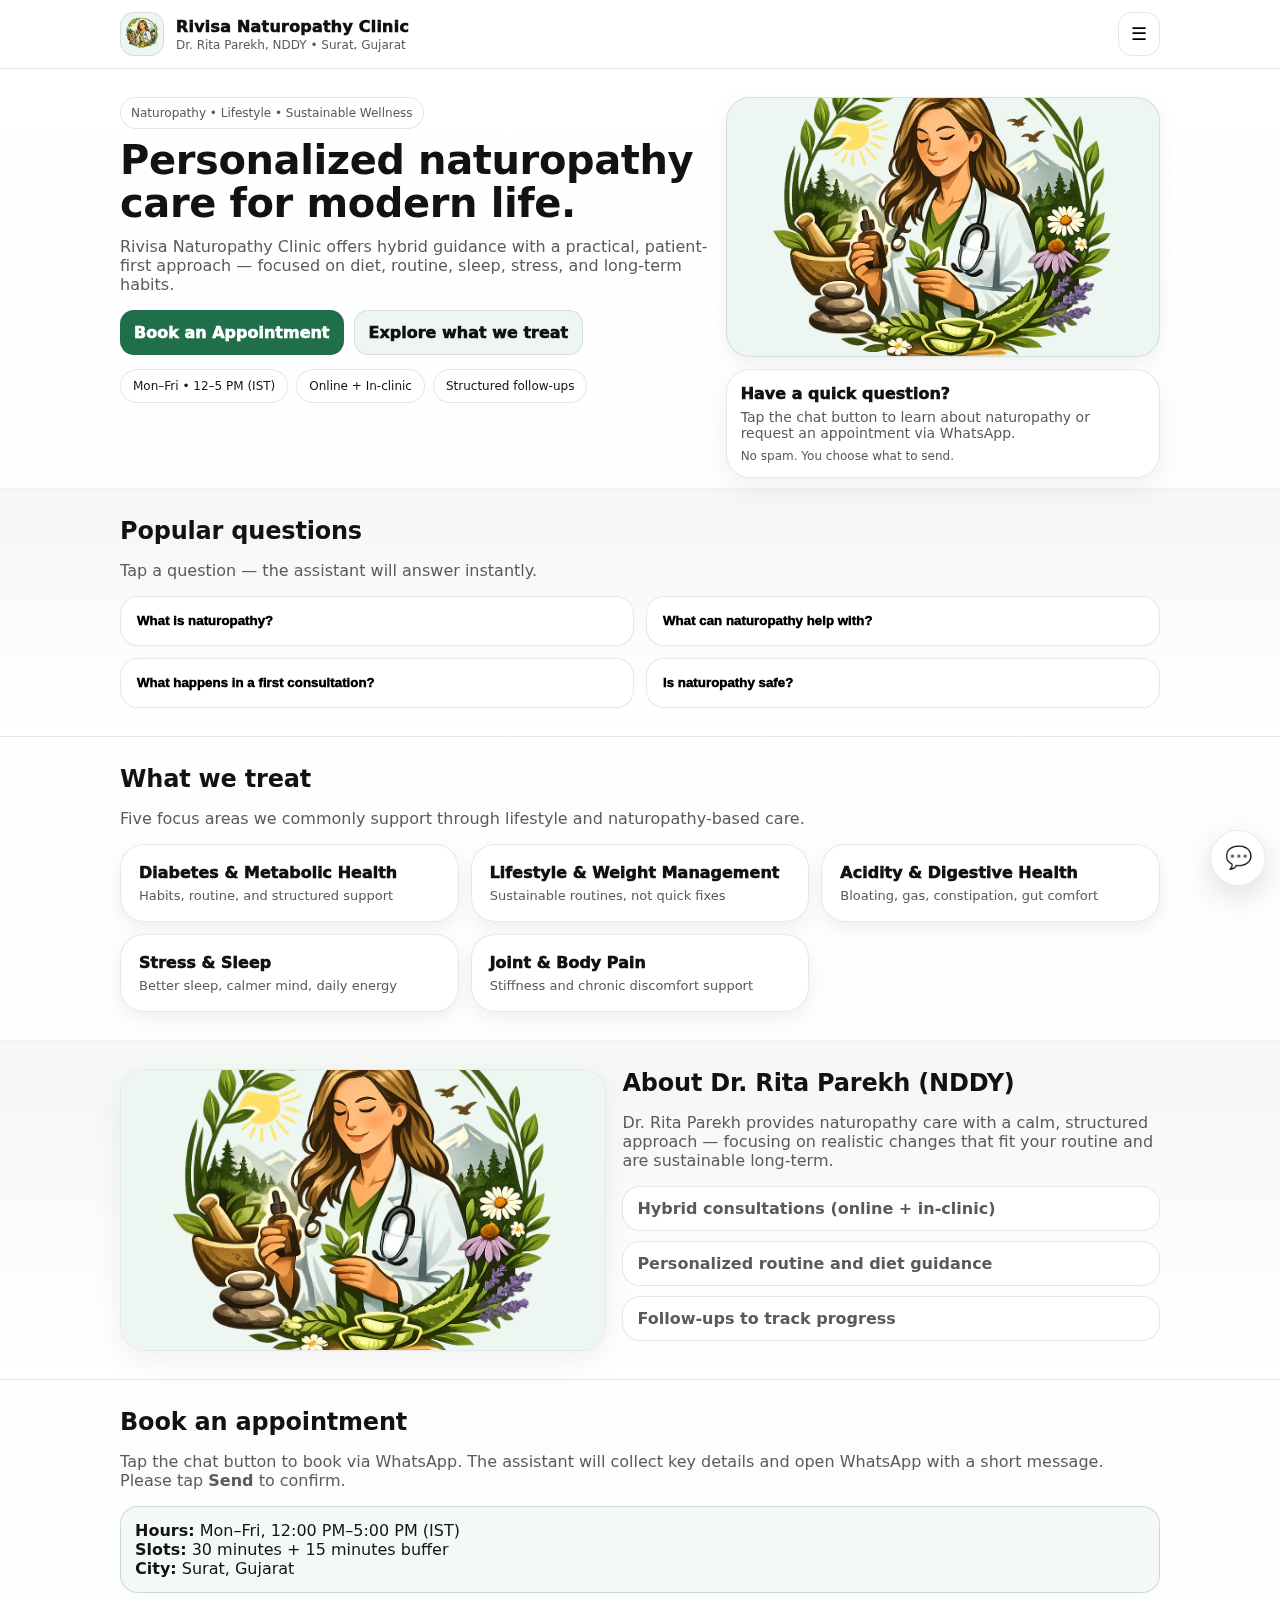
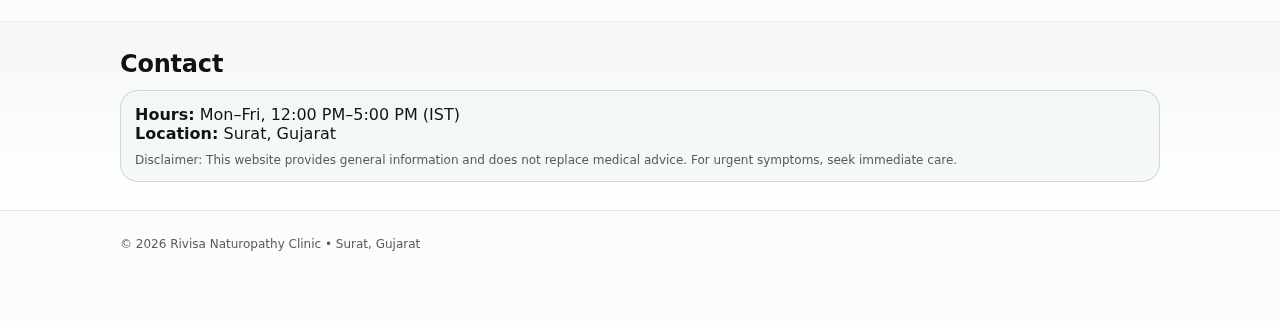
<file: index.html>
<!doctype html>
<html lang="en">
<head>
  <meta charset="utf-8" />
  <meta name="viewport" content="width=device-width, initial-scale=1" />
  <title>Rivisa Naturopathy Clinic | Dr. Rita Parekh, NDDY</title>
  <meta name="description" content="Rivisa Naturopathy Clinic in Surat, Gujarat — Dr. Rita Parekh (NDDY). Hybrid naturopathy consultations." />
  <link rel="stylesheet" href="styles.css" />
</head>

<body>
  <header class="topbar">
    <div class="container topbar-inner">
      <a class="brand" href="index.html" aria-label="Rivisa Naturopathy Clinic">
        <div class="brand-mark brand-logo">
          <img src="assets/doctor.png" alt="Rivisa logo" />
        </div>
        <div>
          <div class="brand-name">Rivisa Naturopathy Clinic</div>
          <div class="brand-sub">Dr. Rita Parekh, NDDY • Surat, Gujarat</div>
        </div>
      </a>

      <button class="menu-btn" id="menuBtn" aria-label="Open menu">☰</button>
    </div>

    <nav class="menu" id="menu" aria-label="Site menu">
      <a href="#about">About</a>
      <a href="#popular">Popular Questions</a>
      <a href="#pillars">What We Treat</a>
      <a href="#book">Book an Appointment</a>
      <a href="#contact">Contact</a>
    </nav>
  </header>

  <main>
    <section class="hero">
      <div class="container hero-grid">
        <div class="hero-copy">
          <div class="kicker">Naturopathy • Lifestyle • Sustainable Wellness</div>
          <h1>Personalized naturopathy care for modern life.</h1>
          <p class="lead">
            Rivisa Naturopathy Clinic offers hybrid guidance with a practical, patient-first approach —
            focused on diet, routine, sleep, stress, and long-term habits.
          </p>

          <div class="cta-row">
            <a class="btn btn-primary" href="#book">Book an Appointment</a>
            <a class="btn btn-secondary" href="#pillars">Explore what we treat</a>
          </div>

          <div class="trust-row">
            <div class="pill">Mon–Fri • 12–5 PM (IST)</div>
            <div class="pill">Online + In-clinic</div>
            <div class="pill">Structured follow-ups</div>
          </div>
        </div>

        <div class="hero-visual">
          <div class="hero-photo">
            <img src="assets/doctor.png" alt="Dr. Rita Parekh" />
          </div>
          <div class="hero-card">
            <div class="hero-card-inner">
              <div class="mini-title">Have a quick question?</div>
              <div class="mini-text">Tap the chat button to learn about naturopathy or request an appointment via WhatsApp.</div>
              <div class="mini-footnote">No spam. You choose what to send.</div>
            </div>
          </div>
        </div>
      </div>
    </section>

    <section id="popular" class="section soft">
      <div class="container">
        <h2>Popular questions</h2>
        <p class="muted">Tap a question — the assistant will answer instantly.</p>

        <div class="grid popular">
          <button class="card popq" data-q="What is naturopathy?">What is naturopathy?</button>
          <button class="card popq" data-q="What can naturopathy help with?">What can naturopathy help with?</button>
          <button class="card popq" data-q="What happens in a first consultation?">What happens in a first consultation?</button>
          <button class="card popq" data-q="Is naturopathy safe?">Is naturopathy safe?</button>
        </div>
      </div>
    </section>

    <section id="pillars" class="section">
      <div class="container">
        <h2>What we treat</h2>
        <p class="muted">Five focus areas we commonly support through lifestyle and naturopathy-based care.</p>

        <div class="grid pillars">
          <a class="pillar-card" href="diabetes.html">
            <div class="pillar-title">Diabetes & Metabolic Health</div>
            <div class="pillar-sub">Habits, routine, and structured support</div>
          </a>

          <a class="pillar-card" href="lifestyle.html">
            <div class="pillar-title">Lifestyle & Weight Management</div>
            <div class="pillar-sub">Sustainable routines, not quick fixes</div>
          </a>

          <a class="pillar-card" href="digestive.html">
            <div class="pillar-title">Acidity & Digestive Health</div>
            <div class="pillar-sub">Bloating, gas, constipation, gut comfort</div>
          </a>

          <a class="pillar-card" href="stress-sleep.html">
            <div class="pillar-title">Stress & Sleep</div>
            <div class="pillar-sub">Better sleep, calmer mind, daily energy</div>
          </a>

          <a class="pillar-card" href="joint-pain.html">
            <div class="pillar-title">Joint & Body Pain</div>
            <div class="pillar-sub">Stiffness and chronic discomfort support</div>
          </a>
        </div>
      </div>
    </section>

    <section id="about" class="section soft">
      <div class="container about-grid">
        <div class="about-card">
          <div class="about-photo">
            <img src="assets/doctor.png" alt="Dr. Rita Parekh" />
          </div>
        </div>

        <div>
          <h2>About Dr. Rita Parekh (NDDY)</h2>
          <p class="muted">
            Dr. Rita Parekh provides naturopathy care with a calm, structured approach —
            focusing on realistic changes that fit your routine and are sustainable long-term.
          </p>

          <div class="about-highlights">
            <div class="highlight">Hybrid consultations (online + in-clinic)</div>
            <div class="highlight">Personalized routine and diet guidance</div>
            <div class="highlight">Follow-ups to track progress</div>
          </div>
        </div>
      </div>
    </section>

    <section id="book" class="section">
      <div class="container">
        <h2>Book an appointment</h2>
        <p class="muted">
          Tap the chat button to book via WhatsApp. The assistant will collect key details and open WhatsApp with a short message.
          Please tap <strong>Send</strong> to confirm.
        </p>

        <div class="contact-box">
          <div><strong>Hours:</strong> Mon–Fri, 12:00 PM–5:00 PM (IST)</div>
          <div><strong>Slots:</strong> 30 minutes + 15 minutes buffer</div>
          <div><strong>City:</strong> Surat, Gujarat</div>
        </div>
      </div>
    </section>

    <section id="contact" class="section soft">
      <div class="container">
        <h2>Contact</h2>
        <div class="contact-box">
          <!-- <div><strong>WhatsApp:</strong> +91 93745 19723</div> -->
          <div><strong>Hours:</strong> Mon–Fri, 12:00 PM–5:00 PM (IST)</div>
          <div><strong>Location:</strong> Surat, Gujarat</div>
          <div class="muted small" style="margin-top:10px;">
            Disclaimer: This website provides general information and does not replace medical advice.
            For urgent symptoms, seek immediate care.
          </div>
        </div>
      </div>
    </section>

    <footer class="footer">
      <div class="container muted small">
        © <span id="year"></span> Rivisa Naturopathy Clinic • Surat, Gujarat
      </div>
    </footer>
  </main>

  <button class="chat-fab" id="chatFab" aria-label="Chat with Rivisa Assistant">💬</button>

  <div id="chatbotModal" class="modal" aria-hidden="true">
    <div class="modal-backdrop" id="closeChatbot"></div>
    <div class="modal-sheet" role="dialog" aria-modal="true" aria-label="Assistant">
      <div class="modal-header">
        <div>
          <div class="modal-title">Rivisa Assistant</div>
          <div class="muted small">Learn • Book via WhatsApp</div>
        </div>
        <button class="icon-btn" id="closeChatbotX" aria-label="Close">✕</button>
      </div>

      <div id="chatArea" class="chat-area"></div>

      <div class="chat-input">
        <input id="freeText" type="text" placeholder="Type here when asked (e.g., your name)..." />
        <button id="sendFreeText" class="btn btn-ghost">Send</button>
      </div>
    </div>
  </div>

  <script>
    document.getElementById("year").textContent = new Date().getFullYear();
  </script>
  <script src="chatbot.js"></script>
</body>
</html>
</file>
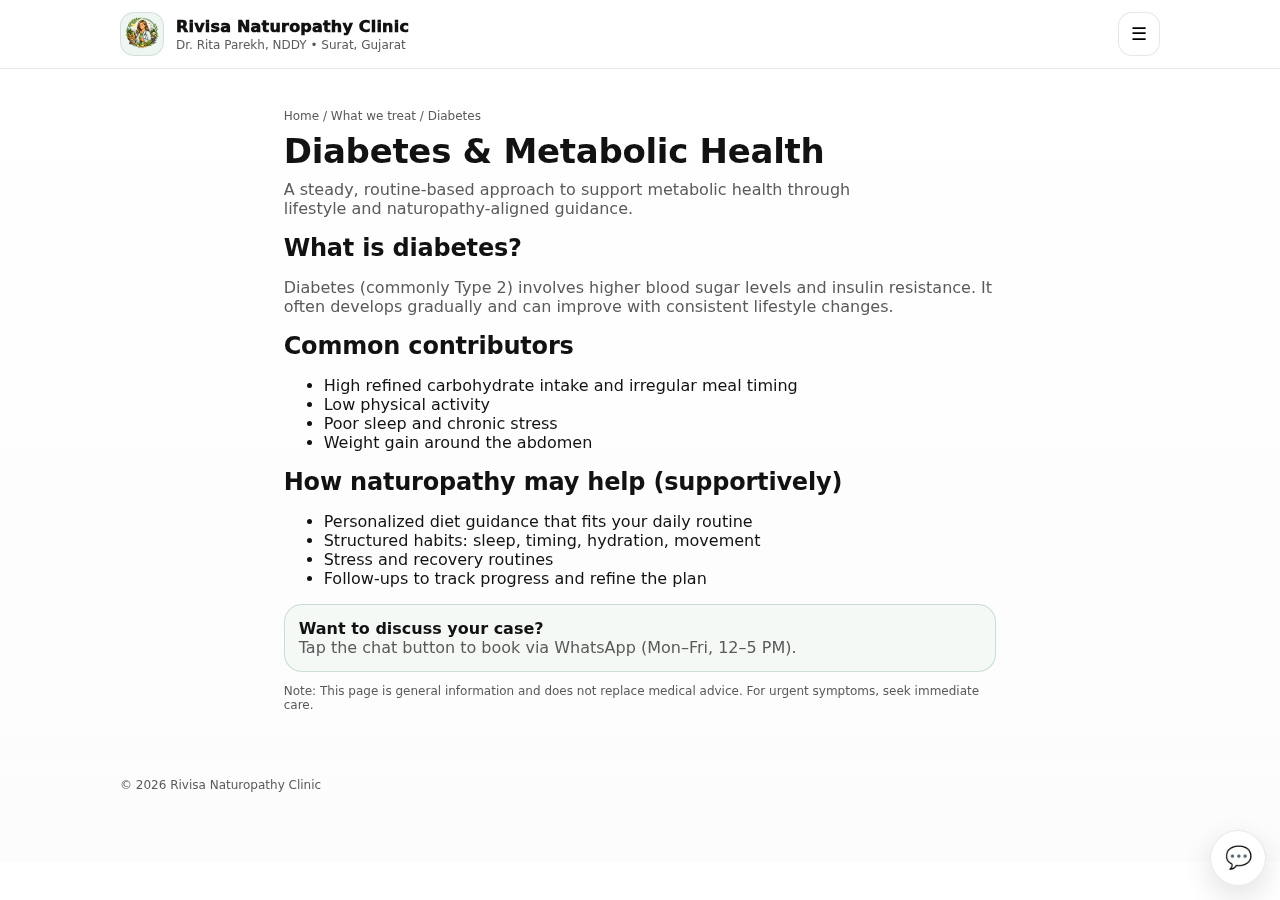
<file: diabetes.html>
<!doctype html>
<html lang="en">
<head>
  <meta charset="utf-8" />
  <meta name="viewport" content="width=device-width, initial-scale=1" />
  <title>Diabetes & Metabolic Health | Rivisa Naturopathy Clinic</title>
  <link rel="stylesheet" href="styles.css" />
</head>
<body>
  <header class="topbar">
    <div class="container topbar-inner">
      <a class="brand" href="index.html">
        <div class="brand-mark brand-logo"><img src="assets/doctor.png" alt="Rivisa logo"></div>
        <div>
          <div class="brand-name">Rivisa Naturopathy Clinic</div>
          <div class="brand-sub">Dr. Rita Parekh, NDDY • Surat, Gujarat</div>
        </div>
      </a>
      <button class="menu-btn" id="menuBtn" aria-label="Open menu">☰</button>
    </div>
    <nav class="menu" id="menu">
      <a href="index.html#about">About</a>
      <a href="index.html#popular">Popular Questions</a>
      <a href="index.html#pillars">What We Treat</a>
      <a href="index.html#book">Book an Appointment</a>
      <a href="index.html#contact">Contact</a>
    </nav>
  </header>

  <main>
    <section class="section">
      <div class="container content">
        <p class="crumb"><a href="index.html">Home</a> / What we treat / Diabetes</p>
        <h1 class="page-title">Diabetes & Metabolic Health</h1>
        <p class="lead">A steady, routine-based approach to support metabolic health through lifestyle and naturopathy-aligned guidance.</p>

        <h2>What is diabetes?</h2>
        <p class="muted">
          Diabetes (commonly Type 2) involves higher blood sugar levels and insulin resistance. It often develops gradually and can improve with consistent lifestyle changes.
        </p>

        <h2>Common contributors</h2>
        <ul>
          <li>High refined carbohydrate intake and irregular meal timing</li>
          <li>Low physical activity</li>
          <li>Poor sleep and chronic stress</li>
          <li>Weight gain around the abdomen</li>
        </ul>

        <h2>How naturopathy may help (supportively)</h2>
        <ul>
          <li>Personalized diet guidance that fits your daily routine</li>
          <li>Structured habits: sleep, timing, hydration, movement</li>
          <li>Stress and recovery routines</li>
          <li>Follow-ups to track progress and refine the plan</li>
        </ul>

        <div class="contact-box">
          <div><strong>Want to discuss your case?</strong></div>
          <div class="muted">Tap the chat button to book via WhatsApp (Mon–Fri, 12–5 PM).</div>
        </div>

        <p class="muted small" style="margin-top:12px;">
          Note: This page is general information and does not replace medical advice. For urgent symptoms, seek immediate care.
        </p>
      </div>
    </section>

    <footer class="footer">
      <div class="container muted small">© <span id="year"></span> Rivisa Naturopathy Clinic</div>
    </footer>
  </main>

  <button class="chat-fab" id="chatFab" aria-label="Chat with Rivisa Assistant">💬</button>

  <div id="chatbotModal" class="modal" aria-hidden="true">
    <div class="modal-backdrop" id="closeChatbot"></div>
    <div class="modal-sheet" role="dialog" aria-modal="true" aria-label="Assistant">
      <div class="modal-header">
        <div>
          <div class="modal-title">Rivisa Assistant</div>
          <div class="muted small">Learn • Book via WhatsApp</div>
        </div>
        <button class="icon-btn" id="closeChatbotX" aria-label="Close">✕</button>
      </div>
      <div id="chatArea" class="chat-area"></div>
      <div class="chat-input">
        <input id="freeText" type="text" placeholder="Type here when asked (e.g., your name)..." />
        <button id="sendFreeText" class="btn btn-ghost">Send</button>
      </div>
    </div>
  </div>

  <script>document.getElementById("year").textContent = new Date().getFullYear();</script>
  <script src="chatbot.js"></script>
</body>
</html>
</file>
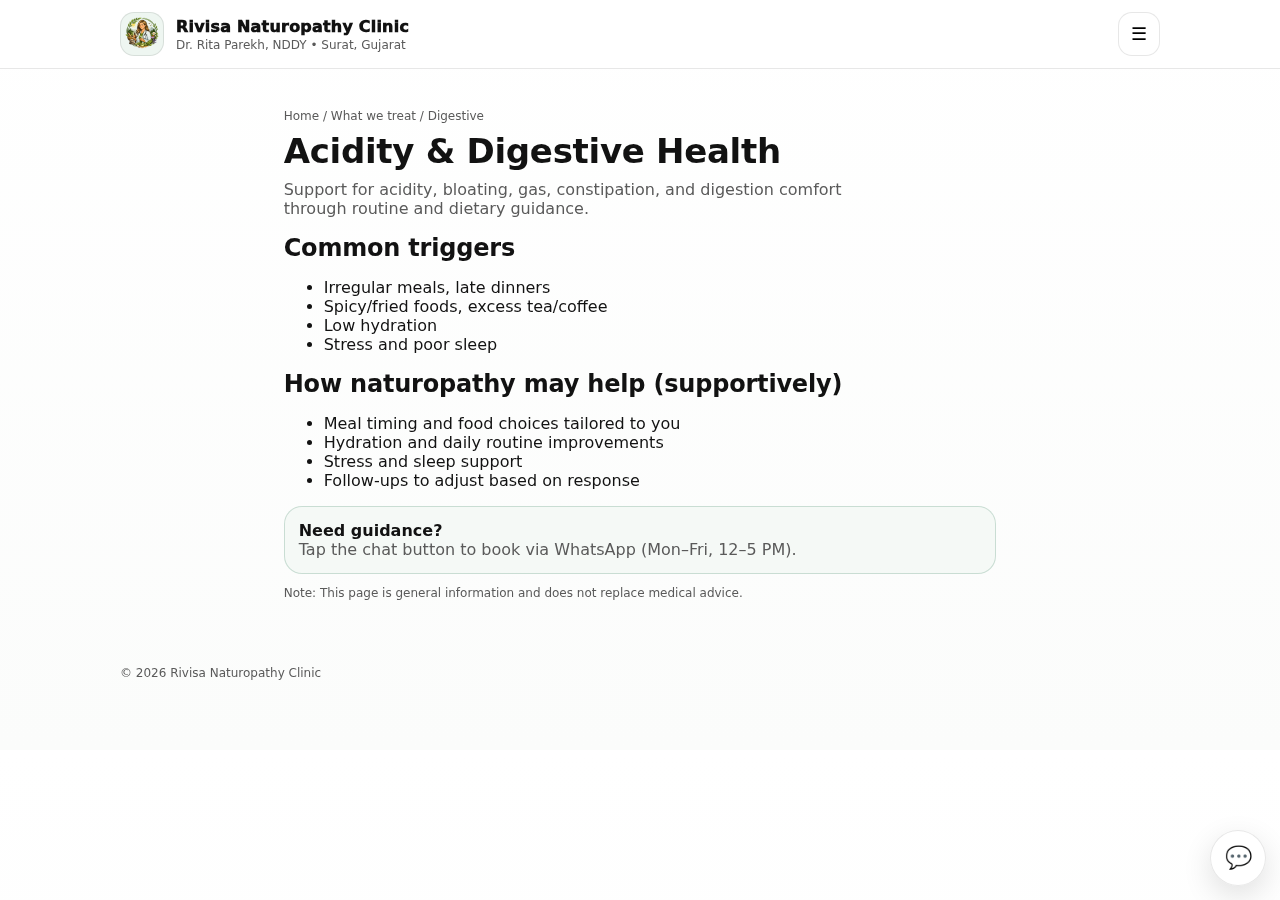
<file: digestive.html>
<!doctype html>
<html lang="en">
<head>
  <meta charset="utf-8" />
  <meta name="viewport" content="width=device-width, initial-scale=1" />
  <title>Acidity & Digestive Health | Rivisa Naturopathy Clinic</title>
  <link rel="stylesheet" href="styles.css" />
</head>
<body>
  <header class="topbar">
    <div class="container topbar-inner">
      <a class="brand" href="index.html">
        <div class="brand-mark brand-logo"><img src="assets/doctor.png" alt="Rivisa logo"></div>
        <div>
          <div class="brand-name">Rivisa Naturopathy Clinic</div>
          <div class="brand-sub">Dr. Rita Parekh, NDDY • Surat, Gujarat</div>
        </div>
      </a>
      <button class="menu-btn" id="menuBtn" aria-label="Open menu">☰</button>
    </div>
    <nav class="menu" id="menu">
      <a href="index.html#about">About</a>
      <a href="index.html#popular">Popular Questions</a>
      <a href="index.html#pillars">What We Treat</a>
      <a href="index.html#book">Book an Appointment</a>
      <a href="index.html#contact">Contact</a>
    </nav>
  </header>

  <main>
    <section class="section">
      <div class="container content">
        <p class="crumb"><a href="index.html">Home</a> / What we treat / Digestive</p>
        <h1 class="page-title">Acidity & Digestive Health</h1>
        <p class="lead">Support for acidity, bloating, gas, constipation, and digestion comfort through routine and dietary guidance.</p>

        <h2>Common triggers</h2>
        <ul>
          <li>Irregular meals, late dinners</li>
          <li>Spicy/fried foods, excess tea/coffee</li>
          <li>Low hydration</li>
          <li>Stress and poor sleep</li>
        </ul>

        <h2>How naturopathy may help (supportively)</h2>
        <ul>
          <li>Meal timing and food choices tailored to you</li>
          <li>Hydration and daily routine improvements</li>
          <li>Stress and sleep support</li>
          <li>Follow-ups to adjust based on response</li>
        </ul>

        <div class="contact-box">
          <div><strong>Need guidance?</strong></div>
          <div class="muted">Tap the chat button to book via WhatsApp (Mon–Fri, 12–5 PM).</div>
        </div>

        <p class="muted small" style="margin-top:12px;">
          Note: This page is general information and does not replace medical advice.
        </p>
      </div>
    </section>

    <footer class="footer">
      <div class="container muted small">© <span id="year"></span> Rivisa Naturopathy Clinic</div>
    </footer>
  </main>

  <button class="chat-fab" id="chatFab" aria-label="Chat with Rivisa Assistant">💬</button>

  <div id="chatbotModal" class="modal" aria-hidden="true">
    <div class="modal-backdrop" id="closeChatbot"></div>
    <div class="modal-sheet" role="dialog" aria-modal="true" aria-label="Assistant">
      <div class="modal-header">
        <div>
          <div class="modal-title">Rivisa Assistant</div>
          <div class="muted small">Learn • Book via WhatsApp</div>
        </div>
        <button class="icon-btn" id="closeChatbotX" aria-label="Close">✕</button>
      </div>
      <div id="chatArea" class="chat-area"></div>
      <div class="chat-input">
        <input id="freeText" type="text" placeholder="Type here when asked (e.g., your name)..." />
        <button id="sendFreeText" class="btn btn-ghost">Send</button>
      </div>
    </div>
  </div>

  <script>document.getElementById("year").textContent = new Date().getFullYear();</script>
  <script src="chatbot.js"></script>
</body>
</html>
</file>
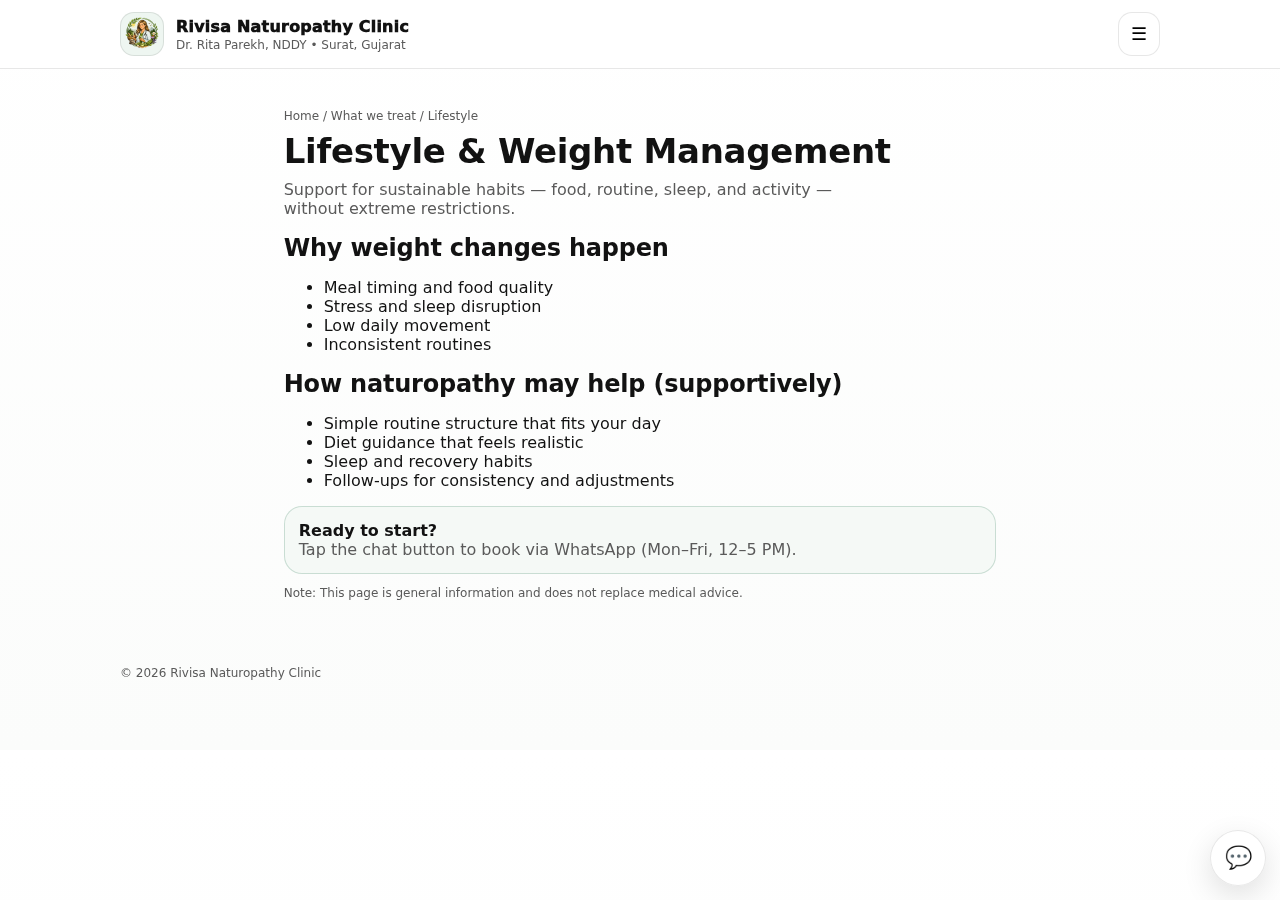
<file: lifestyle.html>
<!doctype html>
<html lang="en">
<head>
  <meta charset="utf-8" />
  <meta name="viewport" content="width=device-width, initial-scale=1" />
  <title>Lifestyle & Weight Management | Rivisa Naturopathy Clinic</title>
  <link rel="stylesheet" href="styles.css" />
</head>
<body>
  <header class="topbar">
    <div class="container topbar-inner">
      <a class="brand" href="index.html">
        <div class="brand-mark brand-logo"><img src="assets/doctor.png" alt="Rivisa logo"></div>
        <div>
          <div class="brand-name">Rivisa Naturopathy Clinic</div>
          <div class="brand-sub">Dr. Rita Parekh, NDDY • Surat, Gujarat</div>
        </div>
      </a>
      <button class="menu-btn" id="menuBtn" aria-label="Open menu">☰</button>
    </div>
    <nav class="menu" id="menu">
      <a href="index.html#about">About</a>
      <a href="index.html#popular">Popular Questions</a>
      <a href="index.html#pillars">What We Treat</a>
      <a href="index.html#book">Book an Appointment</a>
      <a href="index.html#contact">Contact</a>
    </nav>
  </header>

  <main>
    <section class="section">
      <div class="container content">
        <p class="crumb"><a href="index.html">Home</a> / What we treat / Lifestyle</p>
        <h1 class="page-title">Lifestyle & Weight Management</h1>
        <p class="lead">Support for sustainable habits — food, routine, sleep, and activity — without extreme restrictions.</p>

        <h2>Why weight changes happen</h2>
        <ul>
          <li>Meal timing and food quality</li>
          <li>Stress and sleep disruption</li>
          <li>Low daily movement</li>
          <li>Inconsistent routines</li>
        </ul>

        <h2>How naturopathy may help (supportively)</h2>
        <ul>
          <li>Simple routine structure that fits your day</li>
          <li>Diet guidance that feels realistic</li>
          <li>Sleep and recovery habits</li>
          <li>Follow-ups for consistency and adjustments</li>
        </ul>

        <div class="contact-box">
          <div><strong>Ready to start?</strong></div>
          <div class="muted">Tap the chat button to book via WhatsApp (Mon–Fri, 12–5 PM).</div>
        </div>

        <p class="muted small" style="margin-top:12px;">
          Note: This page is general information and does not replace medical advice.
        </p>
      </div>
    </section>

    <footer class="footer">
      <div class="container muted small">© <span id="year"></span> Rivisa Naturopathy Clinic</div>
    </footer>
  </main>

  <button class="chat-fab" id="chatFab" aria-label="Chat with Rivisa Assistant">💬</button>

  <div id="chatbotModal" class="modal" aria-hidden="true">
    <div class="modal-backdrop" id="closeChatbot"></div>
    <div class="modal-sheet" role="dialog" aria-modal="true" aria-label="Assistant">
      <div class="modal-header">
        <div>
          <div class="modal-title">Rivisa Assistant</div>
          <div class="muted small">Learn • Book via WhatsApp</div>
        </div>
        <button class="icon-btn" id="closeChatbotX" aria-label="Close">✕</button>
      </div>
      <div id="chatArea" class="chat-area"></div>
      <div class="chat-input">
        <input id="freeText" type="text" placeholder="Type here when asked (e.g., your name)..." />
        <button id="sendFreeText" class="btn btn-ghost">Send</button>
      </div>
    </div>
  </div>

  <script>document.getElementById("year").textContent = new Date().getFullYear();</script>
  <script src="chatbot.js"></script>
</body>
</html>
</file>
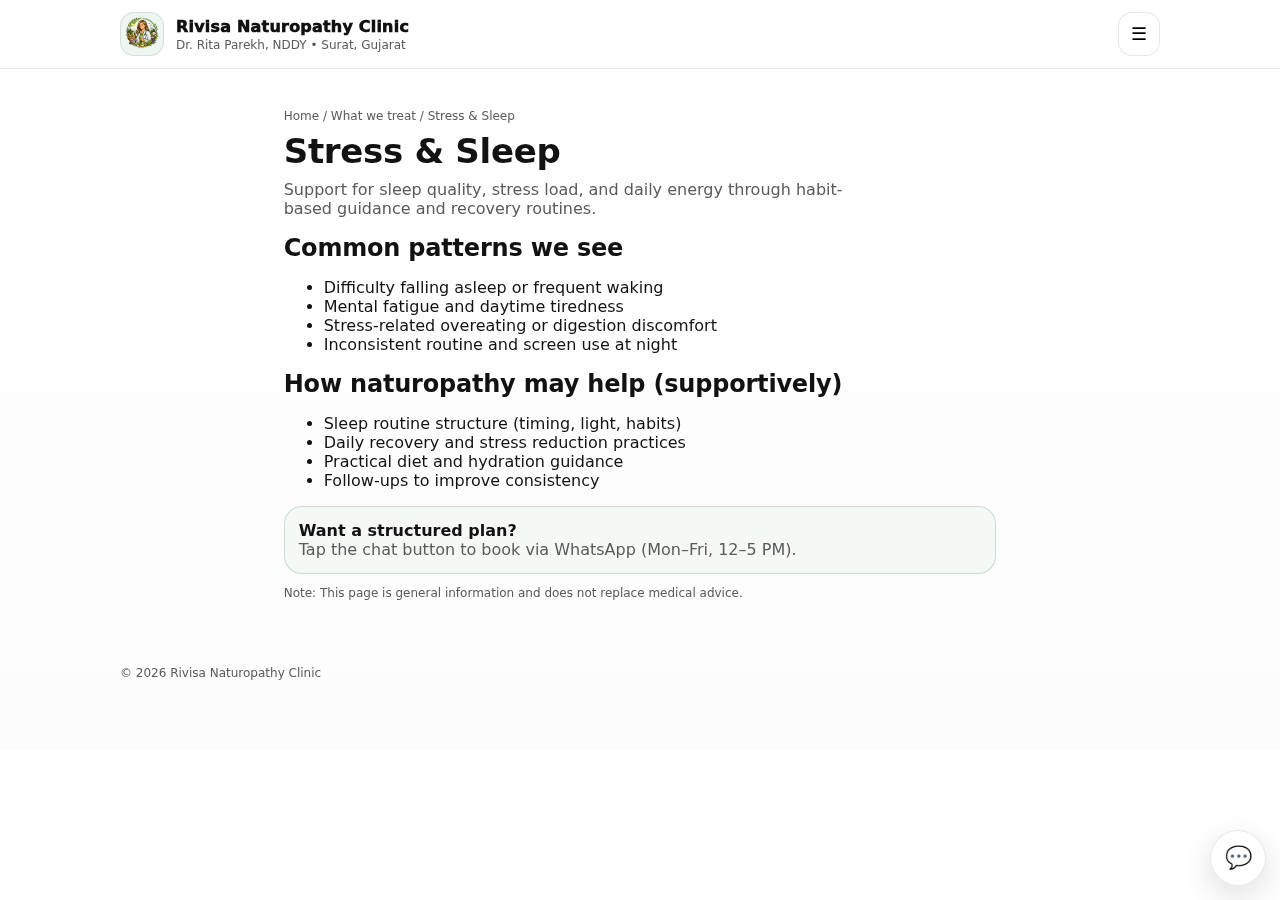
<file: stress-sleep.html>
<!doctype html>
<html lang="en">
<head>
  <meta charset="utf-8" />
  <meta name="viewport" content="width=device-width, initial-scale=1" />
  <title>Stress & Sleep | Rivisa Naturopathy Clinic</title>
  <link rel="stylesheet" href="styles.css" />
</head>
<body>
  <header class="topbar">
    <div class="container topbar-inner">
      <a class="brand" href="index.html">
        <div class="brand-mark brand-logo"><img src="assets/doctor.png" alt="Rivisa logo"></div>
        <div>
          <div class="brand-name">Rivisa Naturopathy Clinic</div>
          <div class="brand-sub">Dr. Rita Parekh, NDDY • Surat, Gujarat</div>
        </div>
      </a>
      <button class="menu-btn" id="menuBtn" aria-label="Open menu">☰</button>
    </div>
    <nav class="menu" id="menu">
      <a href="index.html#about">About</a>
      <a href="index.html#popular">Popular Questions</a>
      <a href="index.html#pillars">What We Treat</a>
      <a href="index.html#book">Book an Appointment</a>
      <a href="index.html#contact">Contact</a>
    </nav>
  </header>

  <main>
    <section class="section">
      <div class="container content">
        <p class="crumb"><a href="index.html">Home</a> / What we treat / Stress & Sleep</p>
        <h1 class="page-title">Stress & Sleep</h1>
        <p class="lead">Support for sleep quality, stress load, and daily energy through habit-based guidance and recovery routines.</p>

        <h2>Common patterns we see</h2>
        <ul>
          <li>Difficulty falling asleep or frequent waking</li>
          <li>Mental fatigue and daytime tiredness</li>
          <li>Stress-related overeating or digestion discomfort</li>
          <li>Inconsistent routine and screen use at night</li>
        </ul>

        <h2>How naturopathy may help (supportively)</h2>
        <ul>
          <li>Sleep routine structure (timing, light, habits)</li>
          <li>Daily recovery and stress reduction practices</li>
          <li>Practical diet and hydration guidance</li>
          <li>Follow-ups to improve consistency</li>
        </ul>

        <div class="contact-box">
          <div><strong>Want a structured plan?</strong></div>
          <div class="muted">Tap the chat button to book via WhatsApp (Mon–Fri, 12–5 PM).</div>
        </div>

        <p class="muted small" style="margin-top:12px;">
          Note: This page is general information and does not replace medical advice.
        </p>
      </div>
    </section>

    <footer class="footer">
      <div class="container muted small">© <span id="year"></span> Rivisa Naturopathy Clinic</div>
    </footer>
  </main>

  <button class="chat-fab" id="chatFab" aria-label="Chat with Rivisa Assistant">💬</button>

  <div id="chatbotModal" class="modal" aria-hidden="true">
    <div class="modal-backdrop" id="closeChatbot"></div>
    <div class="modal-sheet" role="dialog" aria-modal="true" aria-label="Assistant">
      <div class="modal-header">
        <div>
          <div class="modal-title">Rivisa Assistant</div>
          <div class="muted small">Learn • Book via WhatsApp</div>
        </div>
        <button class="icon-btn" id="closeChatbotX" aria-label="Close">✕</button>
      </div>
      <div id="chatArea" class="chat-area"></div>
      <div class="chat-input">
        <input id="freeText" type="text" placeholder="Type here when asked (e.g., your name)..." />
        <button id="sendFreeText" class="btn btn-ghost">Send</button>
      </div>
    </div>
  </div>

  <script>document.getElementById("year").textContent = new Date().getFullYear();</script>
  <script src="chatbot.js"></script>
</body>
</html>
</file>
<file: styles.css>
:root{
  --bg:#ffffff;
  --text:#121212;
  --muted:#5a5a5a;

  --soft:#f4f7f4;
  --card:#ffffff;
  --border:rgba(18,18,18,.10);

  --primary:#1f6f4a;
  --primaryText:#ffffff;

  --secondary:#eef6f1;

  --shadow: 0 10px 30px rgba(0,0,0,.06);
  --shadow2: 0 6px 18px rgba(0,0,0,.06);

  --r:18px;
  --r2:24px;
}

*{box-sizing:border-box}
html{scroll-behavior:smooth}
body{
  margin:0;
  font-family: ui-sans-serif, system-ui, -apple-system, Segoe UI, Roboto, Arial, sans-serif;
  color:var(--text);
  background:linear-gradient(180deg, #ffffff 0%, #fbfcfb 100%);
}

a{color:inherit; text-decoration:none}
.container{
  width:min(1040px, 92vw);
  margin:0 auto;
}

/* Header */
.topbar{
  position:sticky; top:0; z-index:10;
  background:rgba(255,255,255,.88);
  backdrop-filter:saturate(180%) blur(14px);
  border-bottom:1px solid var(--border);
}
.topbar-inner{
  display:flex; align-items:center; justify-content:space-between;
  padding:12px 0;
}
.brand{display:flex; gap:12px; align-items:center}
.brand-name{font-weight:1000; letter-spacing:.2px}
.brand-sub{font-size:12px; color:var(--muted); margin-top:2px}

.brand-mark{
  width:44px; height:44px; border-radius:14px;
  display:grid; place-items:center;
  background:var(--secondary);
  border:1px solid var(--border);
  overflow:hidden;
}
.brand-logo img{
  width:100%;
  height:100%;
  object-fit:cover;
  display:block;
}

.menu-btn{
  border:1px solid var(--border);
  background:rgba(255,255,255,.9);
  border-radius:14px;
  padding:10px 12px;
  font-size:18px;
  cursor:pointer;
}
.menu{
  display:none;
  border-top:1px solid var(--border);
  background:rgba(255,255,255,.92);
}
.menu.show{ display:block; }
.menu a{
  display:block;
  padding:14px 4vw;
  border-bottom:1px solid rgba(18,18,18,.06);
  font-weight:900;
}

/* Hero */
.hero{ padding:28px 0 10px; }
.hero-grid{
  display:grid;
  grid-template-columns: 1.15fr .85fr;
  gap:18px;
  align-items:stretch;
}
.kicker{
  display:inline-block;
  font-size:12px;
  color:var(--muted);
  border:1px solid var(--border);
  background:rgba(255,255,255,.8);
  padding:8px 10px;
  border-radius:999px;
  margin-bottom:10px;
}
h1{
  font-size:40px;
  line-height:1.08;
  margin:0 0 12px;
  letter-spacing:-.4px;
}
.lead{
  font-size:16px;
  color:var(--muted);
  margin:0 0 16px;
  max-width: 58ch;
}
.cta-row{display:flex; gap:10px; flex-wrap:wrap; margin:12px 0 14px}
.trust-row{display:flex; gap:8px; flex-wrap:wrap}
.pill{
  font-size:12px;
  padding:9px 12px;
  border:1px solid var(--border);
  border-radius:999px;
  background:rgba(255,255,255,.75);
}

.hero-visual{display:flex; flex-direction:column; gap:12px}
.hero-photo{
  border-radius: var(--r2);
  overflow:hidden;
  border:1px solid var(--border);
  background:var(--secondary);
  box-shadow: var(--shadow2);
  height: 260px;
}
.hero-photo img{
  width:100%;
  height:100%;
  object-fit:cover;
  display:block;
}
.hero-card{
  border:1px solid var(--border);
  border-radius: var(--r2);
  background:rgba(255,255,255,.90);
  box-shadow: var(--shadow);
}
.hero-card-inner{padding:14px}
.mini-title{font-weight:1000; margin-bottom:6px}
.mini-text{color:var(--muted); font-size:14px; margin-bottom:8px}
.mini-footnote{color:var(--muted); font-size:12px}

/* Sections */
.section{padding:28px 0}
.section.soft{
  background:linear-gradient(180deg, #f4f7f4 0%, #ffffff 100%);
  border-top:1px solid rgba(18,18,18,.06);
  border-bottom:1px solid rgba(18,18,18,.06);
}
h2{
  margin:0 0 8px;
  font-size:24px;
  letter-spacing:-.2px;
}
.muted{color:var(--muted)}
.small{font-size:12px}

/* Cards */
.grid{display:grid; gap:12px}
.card{
  padding:16px;
  border:1px solid var(--border);
  border-radius: var(--r);
  background:rgba(255,255,255,.93);
  box-shadow: 0 1px 0 rgba(0,0,0,.02);
}
.card:hover{transform: translateY(-1px); transition: transform .12s ease}

/* Popular */
.popular{grid-template-columns:repeat(2, 1fr)}
.popq{
  text-align:left;
  font-weight:1000;
  cursor:pointer;
  line-height:1.2;
}

/* Pillars */
.pillars{grid-template-columns:repeat(3, 1fr)}
.pillar-card{
  padding:18px;
  border:1px solid var(--border);
  border-radius: var(--r2);
  background:rgba(255,255,255,.95);
  box-shadow: var(--shadow2);
}
.pillar-card:hover{transform: translateY(-2px); transition: transform .12s ease}
.pillar-title{font-weight:1000; margin-bottom:6px}
.pillar-sub{color:var(--muted); font-size:13px}

/* About */
.about-grid{
  display:grid;
  grid-template-columns: .95fr 1.05fr;
  gap:16px;
  align-items:start;
}
.about-card{
  border:1px solid var(--border);
  border-radius: var(--r2);
  overflow:hidden;
  background:rgba(255,255,255,.95);
  box-shadow: var(--shadow);
}
.about-photo{height:280px; background:var(--secondary)}
.about-photo img{width:100%; height:100%; object-fit:cover; display:block}
.about-highlights{margin-top:12px; display:grid; gap:10px}
.highlight{
  padding:12px 14px;
  border:1px solid var(--border);
  border-radius: var(--r);
  background:rgba(255,255,255,.85);
  font-weight:900;
  color:var(--muted);
}

/* Contact box */
.contact-box{
  margin-top:12px;
  padding:14px;
  border:1px solid rgba(31,111,74,.20);
  background:rgba(238,246,241,.55);
  border-radius: var(--r);
}

/* Buttons */
.btn{
  border:none;
  border-radius:14px;
  padding:12px 14px;
  font-weight:1000;
  display:inline-flex;
  align-items:center;
  justify-content:center;
  gap:8px;
  cursor:pointer;
}
.btn-primary{background:var(--primary); color:var(--primaryText)}
.btn-secondary{background:var(--secondary); border:1px solid var(--border)}
.btn-ghost{background:transparent; border:1px solid var(--border)}
.btn:active{transform: translateY(1px)}

/* Footer */
.footer{padding:26px 0 70px}

/* Floating chat button */
.chat-fab{
  position:fixed;
  right:14px;
  bottom:14px;
  width:56px;
  height:56px;
  border-radius:999px;
  border:1px solid rgba(18,18,18,.10);
  background:rgba(255,255,255,.95);
  box-shadow: 0 10px 30px rgba(0,0,0,.12);
  cursor:pointer;
  font-size:22px;
  z-index:25;
}

/* Modal chatbot */
.modal{display:none}
.modal.show{display:block}
.modal-backdrop{
  position:fixed; inset:0;
  background:rgba(0,0,0,.35);
  z-index:30;
}
.modal-sheet{
  position:fixed; left:50%; transform:translateX(-50%);
  bottom:10px;
  width:min(560px, 96vw);
  background:var(--bg);
  border:1px solid var(--border);
  border-radius: var(--r2);
  z-index:31;
  overflow:hidden;
  box-shadow: var(--shadow);
}
.modal-header{
  display:flex; justify-content:space-between; align-items:center;
  padding:12px 12px;
  border-bottom:1px solid var(--border);
  background:rgba(255,255,255,.96);
}
.modal-title{font-weight:1000}
.icon-btn{
  border:none; background:transparent; cursor:pointer;
  font-size:18px; padding:8px 10px; border-radius:12px;
  border:1px solid var(--border);
}
.chat-area{
  padding:12px;
  height:340px;
  overflow:auto;
  background:linear-gradient(180deg, #f4f7f4 0%, #ffffff 100%);
}
.bubble{
  max-width: 88%;
  padding:10px 12px;
  border-radius:16px;
  margin:8px 0;
  border:1px solid var(--border);
  background:rgba(255,255,255,.92);
  white-space: pre-wrap;
}
.bubble.user{
  margin-left:auto;
  background:var(--secondary);
}
.choices{display:flex; flex-wrap:wrap; gap:8px; margin-top:8px}
.choice{
  border:1px solid var(--border);
  background:rgba(255,255,255,.95);
  border-radius:999px;
  padding:8px 10px;
  cursor:pointer;
  font-weight:900;
  font-size:13px;
}
.chat-input{
  display:flex; gap:8px;
  padding:10px;
  border-top:1px solid var(--border);
  background:rgba(255,255,255,.96);
}
.chat-input input{
  flex:1;
  border:1px solid var(--border);
  border-radius:14px;
  padding:12px 12px;
  outline:none;
}

/* Pillar pages */
.content{
  max-width: 70ch;
}
.crumb{
  font-size:12px;
  color:var(--muted);
  margin-bottom:10px;
}
.page-title{
  font-size:34px;
  line-height:1.1;
  margin:0 0 10px;
  letter-spacing:-.3px;
}

/* Responsive */
@media (max-width: 900px){
  h1{font-size:34px}
  .pillars{grid-template-columns:1fr}
}
@media (max-width: 840px){
  .hero-grid{grid-template-columns:1fr}
  .popular{grid-template-columns:1fr}
  .about-grid{grid-template-columns:1fr}
  .hero-photo{height:240px}
}
</file>
